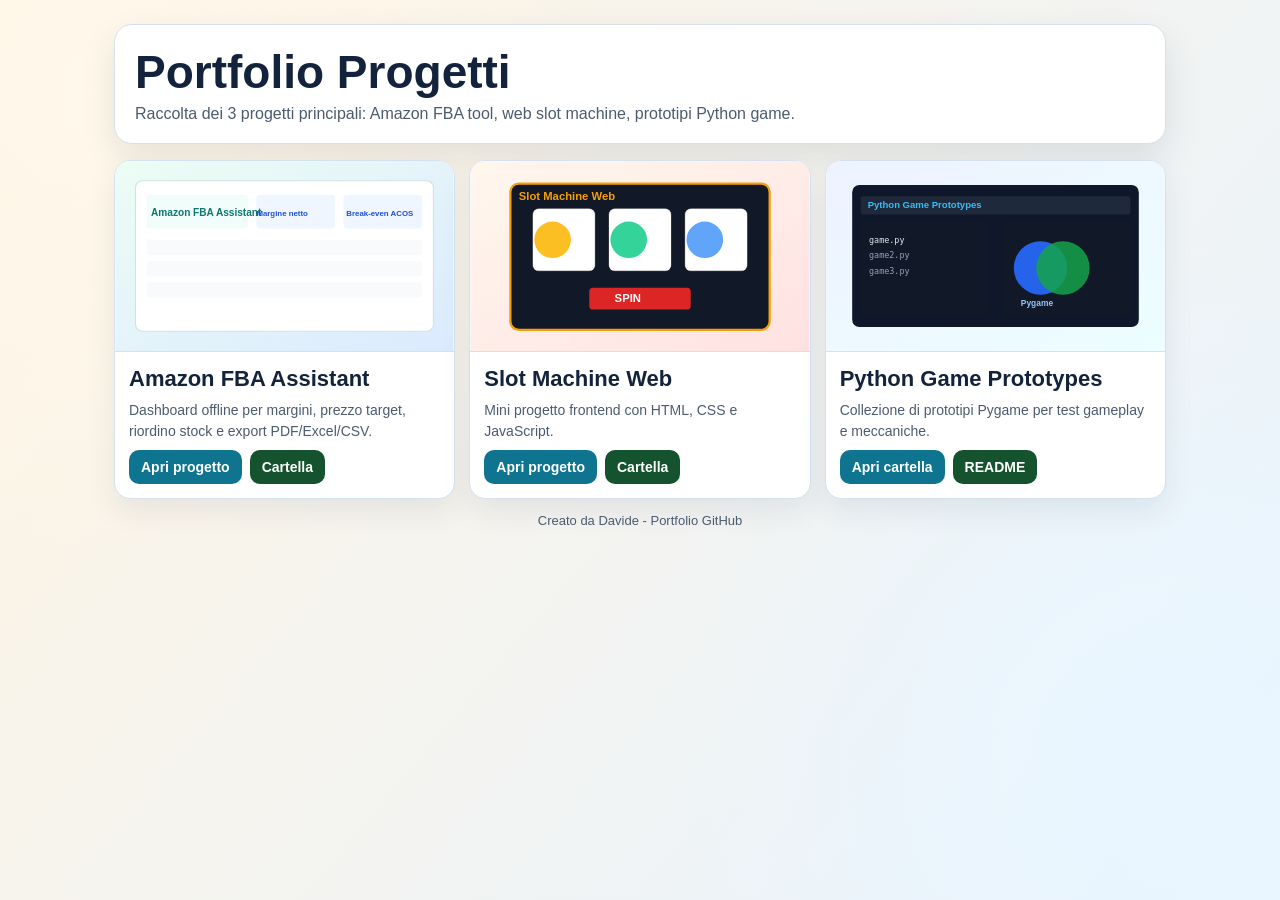
<file: index.html>
<!doctype html>
<html lang="it">
<head>
  <meta charset="utf-8">
  <meta name="viewport" content="width=device-width, initial-scale=1">
  <title>Davide Portfolio</title>
  <style>
    :root {
      --bg-a: #fff4e1;
      --bg-b: #e8f3ff;
      --ink: #13233b;
      --muted: #4c5b6f;
      --panel: #ffffff;
      --line: #d6e1ef;
      --brand: #0e7490;
      --brand-2: #14532d;
    }
    * { box-sizing: border-box; }
    body {
      margin: 0;
      font-family: "Trebuchet MS", "Gill Sans", Arial, sans-serif;
      color: var(--ink);
      background:
        radial-gradient(circle at 8% 10%, #fff8eb 0%, transparent 35%),
        radial-gradient(circle at 92% 85%, #e9f6ff 0%, transparent 35%),
        linear-gradient(130deg, var(--bg-a), var(--bg-b));
      min-height: 100vh;
    }
    .wrap { max-width: 1100px; margin: 0 auto; padding: 24px; }
    .hero {
      background: var(--panel);
      border: 1px solid var(--line);
      border-radius: 18px;
      padding: 20px;
      box-shadow: 0 14px 34px rgba(19, 35, 59, 0.1);
    }
    .hero h1 { margin: 0 0 6px; font-size: clamp(28px, 4vw, 46px); }
    .hero p { margin: 0; color: var(--muted); font-size: 16px; }
    .grid {
      margin-top: 16px;
      display: grid;
      grid-template-columns: repeat(auto-fit, minmax(280px, 1fr));
      gap: 14px;
    }
    .card {
      background: var(--panel);
      border: 1px solid var(--line);
      border-radius: 16px;
      overflow: hidden;
      box-shadow: 0 12px 30px rgba(19, 35, 59, 0.08);
      display: flex;
      flex-direction: column;
      min-height: 100%;
    }
    .thumb {
      width: 100%;
      aspect-ratio: 16 / 9;
      border-bottom: 1px solid var(--line);
      background: #f5f9ff;
    }
    .content { padding: 14px; display: flex; flex-direction: column; gap: 8px; flex: 1; }
    .content h2 { margin: 0; font-size: 22px; }
    .content p { margin: 0; color: var(--muted); font-size: 14px; line-height: 1.5; }
    .actions { margin-top: auto; display: flex; gap: 8px; flex-wrap: wrap; }
    .btn {
      border: 0;
      border-radius: 10px;
      padding: 9px 12px;
      font-weight: 700;
      text-decoration: none;
      font-size: 14px;
      color: #fff;
      background: var(--brand);
    }
    .btn.alt { background: var(--brand-2); }
    .foot {
      margin-top: 14px;
      text-align: center;
      color: var(--muted);
      font-size: 13px;
    }
  </style>
</head>
<body>
  <main class="wrap">
    <section class="hero">
      <h1>Portfolio Progetti</h1>
      <p>Raccolta dei 3 progetti principali: Amazon FBA tool, web slot machine, prototipi Python game.</p>
    </section>

    <section class="grid">
      <article class="card">
        <img class="thumb" src="assets/fba-preview.svg" alt="Preview Amazon FBA Assistant">
        <div class="content">
          <h2>Amazon FBA Assistant</h2>
          <p>Dashboard offline per margini, prezzo target, riordino stock e export PDF/Excel/CSV.</p>
          <div class="actions">
            <a class="btn" href="amazon-fba-assistant/amazon_fba_helper.html">Apri progetto</a>
            <a class="btn alt" href="amazon-fba-assistant/">Cartella</a>
          </div>
        </div>
      </article>

      <article class="card">
        <img class="thumb" src="assets/slot-preview.svg" alt="Preview Slot Machine Web">
        <div class="content">
          <h2>Slot Machine Web</h2>
          <p>Mini progetto frontend con HTML, CSS e JavaScript.</p>
          <div class="actions">
            <a class="btn" href="slot-machine-web/index.html">Apri progetto</a>
            <a class="btn alt" href="slot-machine-web/">Cartella</a>
          </div>
        </div>
      </article>

      <article class="card">
        <img class="thumb" src="assets/python-preview.svg" alt="Preview Python Game Prototypes">
        <div class="content">
          <h2>Python Game Prototypes</h2>
          <p>Collezione di prototipi Pygame per test gameplay e meccaniche.</p>
          <div class="actions">
            <a class="btn" href="python-game-prototypes/">Apri cartella</a>
            <a class="btn alt" href="python-game-prototypes/README.md">README</a>
          </div>
        </div>
      </article>
    </section>

    <p class="foot">Creato da Davide - Portfolio GitHub</p>
  </main>
</body>
</html>
</file>
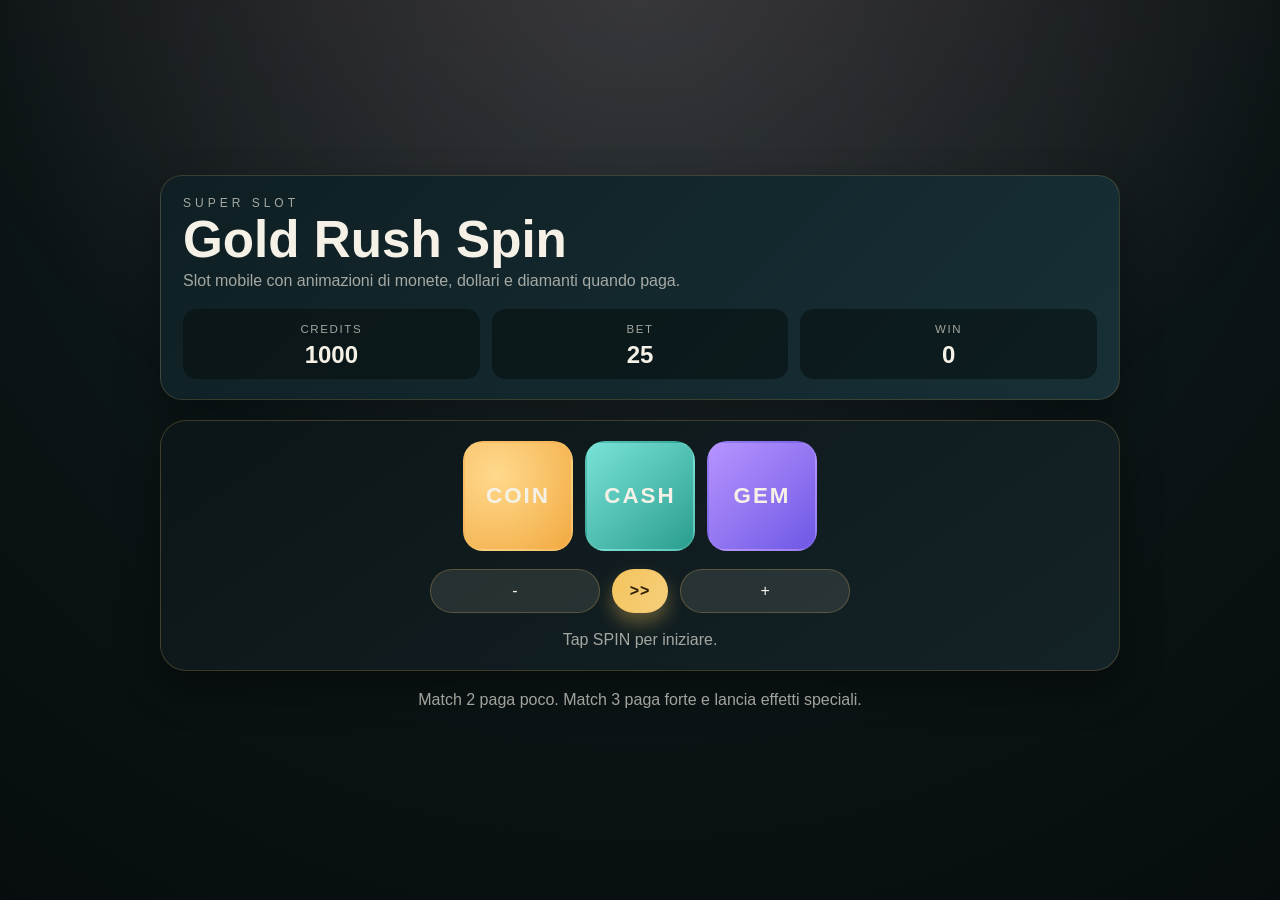
<file: slot-machine-web/index.html>
<!doctype html>
<html lang="it">
<head>
  <meta charset="utf-8" />
  <meta name="viewport" content="width=device-width, initial-scale=1" />
  <title>Super Slot - Gold Rush</title>
  <link rel="stylesheet" href="style.css" />
</head>
<body>
  <div class="glow"></div>
  <main class="app">
    <header class="hero">
      <div>
        <p class="eyebrow">Super Slot</p>
        <h1>Gold Rush Spin</h1>
        <p class="subtitle">Slot mobile con animazioni di monete, dollari e diamanti quando paga.</p>
      </div>
      <div class="hud">
        <div class="stat">
          <span class="label">Credits</span>
          <span id="credits" class="value">1000</span>
        </div>
        <div class="stat">
          <span class="label">Bet</span>
          <span id="bet" class="value">25</span>
        </div>
        <div class="stat">
          <span class="label">Win</span>
          <span id="win" class="value">0</span>
        </div>
      </div>
    </header>

    <section class="machine">
      <div class="reels" id="reels">
        <div class="reel sym-coin" data-index="0"><div class="symbol">COIN</div></div>
        <div class="reel sym-cash" data-index="1"><div class="symbol">CASH</div></div>
        <div class="reel sym-gem" data-index="2"><div class="symbol">GEM</div></div>
      </div>

      <div class="controls">
        <button id="bet-down" class="ghost" aria-label="Bet down">-</button>
        <button id="spin" class="primary" aria-label="Spin">>></button>
        <button id="bet-up" class="ghost" aria-label="Bet up">+</button>
      </div>

      <p id="message" class="message" aria-live="polite">Tap SPIN per iniziare.</p>
    </section>

    <footer class="note">
      <p>Match 2 paga poco. Match 3 paga forte e lancia effetti speciali.</p>
    </footer>
  </main>

  <canvas id="fx"></canvas>
  <script src="script.js"></script>
</body>
</html>
</file>
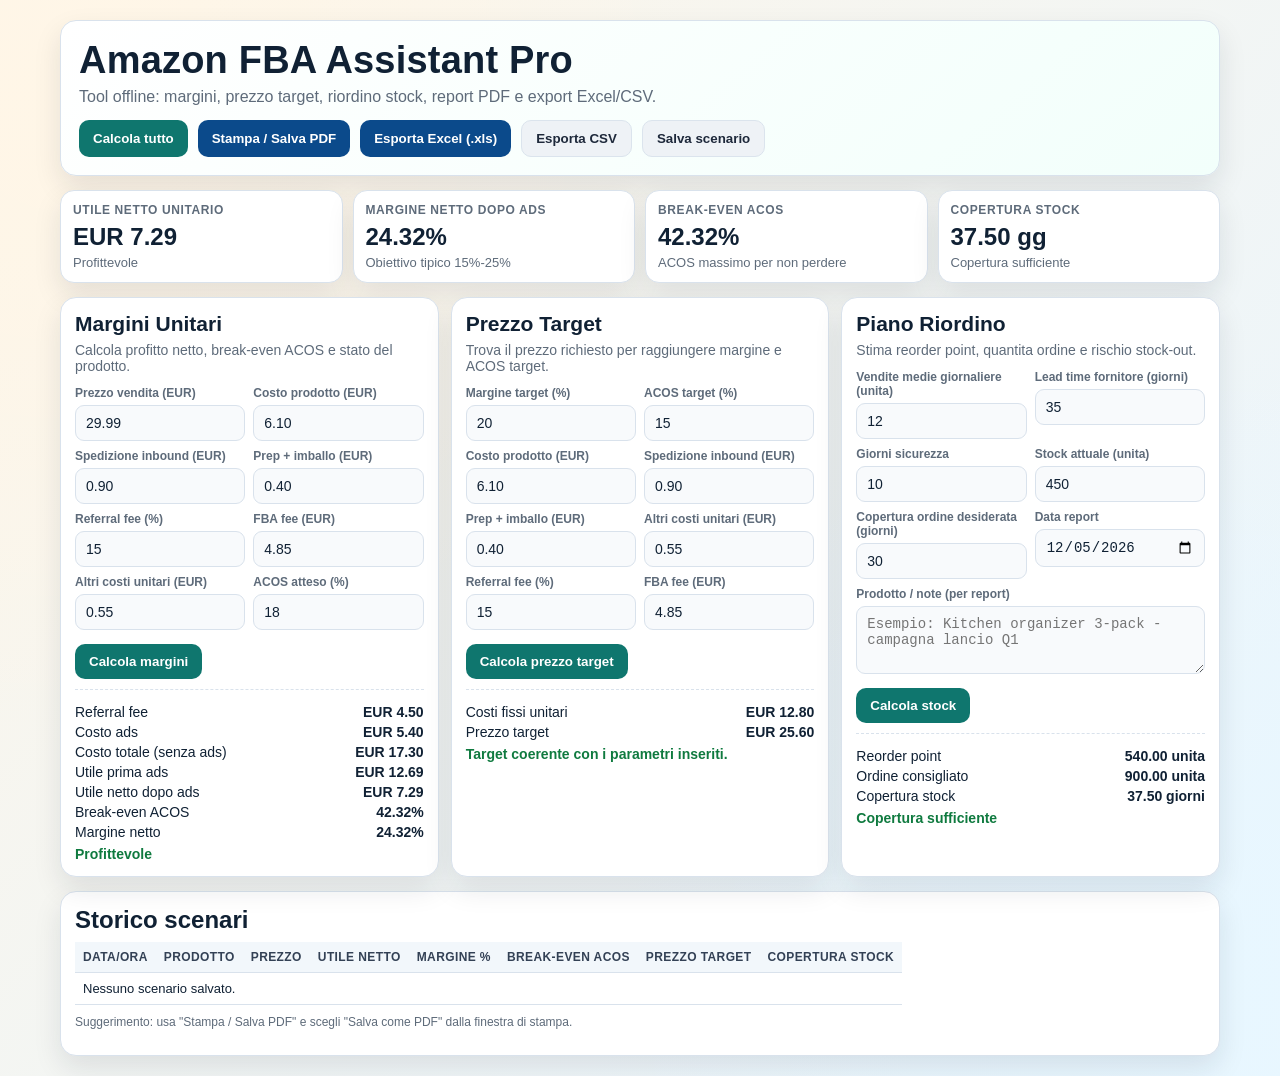
<file: amazon-fba-assistant/amazon_fba_helper.html>
<!doctype html>
<html lang="it">
<head>
  <meta charset="utf-8">
  <meta name="viewport" content="width=device-width, initial-scale=1">
  <title>Amazon FBA Assistant Pro</title>
  <style>
    :root {
      --bg-1: #fef6e8;
      --bg-2: #e8f5ff;
      --surface: #ffffff;
      --surface-2: #f8fafc;
      --text: #102134;
      --muted: #5e6b7a;
      --line: #d9e2ec;
      --brand: #0f766e;
      --brand-2: #0b4a8b;
      --ok: #0f7a3f;
      --warn: #b45309;
      --bad: #b91c1c;
      --shadow: 0 12px 28px rgba(16, 33, 52, 0.1);
      --radius: 16px;
    }

    * { box-sizing: border-box; }

    html, body { margin: 0; padding: 0; }

    body {
      font-family: "Trebuchet MS", "Segoe UI", Tahoma, sans-serif;
      color: var(--text);
      background:
        radial-gradient(circle at 5% 10%, #fff6e7 0%, rgba(255, 246, 231, 0) 40%),
        radial-gradient(circle at 95% 90%, #e8f7ff 0%, rgba(232, 247, 255, 0) 40%),
        linear-gradient(135deg, var(--bg-1), var(--bg-2));
      min-height: 100vh;
    }

    .app {
      max-width: 1200px;
      margin: 0 auto;
      padding: 20px;
    }

    .hero {
      background: linear-gradient(140deg, #ffffff, #f2fffb);
      border: 1px solid var(--line);
      border-radius: var(--radius);
      box-shadow: var(--shadow);
      padding: 18px;
      animation: fadeIn 450ms ease;
    }

    .hero h1 {
      margin: 0 0 6px;
      font-size: clamp(26px, 3vw, 38px);
      letter-spacing: .2px;
    }

    .hero p {
      margin: 0;
      color: var(--muted);
    }

    .toolbar {
      margin-top: 14px;
      display: flex;
      flex-wrap: wrap;
      gap: 10px;
    }

    .btn {
      appearance: none;
      border: 0;
      border-radius: 10px;
      padding: 10px 14px;
      font-weight: 700;
      color: #fff;
      cursor: pointer;
      background: var(--brand);
      transition: transform .12s ease, opacity .2s ease;
    }

    .btn:hover { transform: translateY(-1px); }
    .btn:active { transform: translateY(0); }
    .btn.secondary { background: var(--brand-2); }
    .btn.ghost {
      background: #eef2f6;
      color: #1e293b;
      border: 1px solid #dbe4ed;
    }

    .kpi-grid {
      margin-top: 14px;
      display: grid;
      gap: 10px;
      grid-template-columns: repeat(auto-fit, minmax(220px, 1fr));
    }

    .kpi {
      background: var(--surface);
      border: 1px solid var(--line);
      border-radius: 14px;
      padding: 12px;
      box-shadow: var(--shadow);
    }

    .kpi .label {
      font-size: 12px;
      color: var(--muted);
      font-weight: 700;
      text-transform: uppercase;
      letter-spacing: .6px;
    }

    .kpi .value {
      margin-top: 6px;
      font-size: 24px;
      font-weight: 800;
    }

    .kpi .small {
      color: var(--muted);
      font-size: 13px;
      margin-top: 4px;
    }

    .main-grid {
      margin-top: 14px;
      display: grid;
      gap: 12px;
      grid-template-columns: repeat(auto-fit, minmax(320px, 1fr));
    }

    .card {
      background: var(--surface);
      border: 1px solid var(--line);
      border-radius: var(--radius);
      box-shadow: var(--shadow);
      padding: 14px;
      animation: slideUp 400ms ease;
    }

    .card h2 {
      margin: 0;
      font-size: 21px;
    }

    .hint {
      margin: 6px 0 12px;
      color: var(--muted);
      font-size: 14px;
    }

    .fields {
      display: grid;
      grid-template-columns: 1fr 1fr;
      gap: 8px;
    }

    .field {
      display: flex;
      flex-direction: column;
      gap: 5px;
    }

    .field label {
      font-size: 12px;
      color: var(--muted);
      font-weight: 700;
    }

    .field input, .field textarea {
      border: 1px solid var(--line);
      border-radius: 9px;
      padding: 9px 10px;
      background: var(--surface-2);
      font-size: 14px;
      color: var(--text);
      width: 100%;
    }

    .field input:focus, .field textarea:focus {
      outline: none;
      border-color: var(--brand);
      box-shadow: 0 0 0 3px rgba(15, 118, 110, .15);
      background: #fff;
    }

    .field.full { grid-column: 1 / -1; }

    .results {
      margin-top: 10px;
      border-top: 1px dashed var(--line);
      padding-top: 10px;
      font-size: 14px;
    }

    .row {
      display: flex;
      justify-content: space-between;
      gap: 10px;
      margin: 4px 0;
    }

    .status {
      margin-top: 6px;
      font-weight: 800;
    }

    .ok { color: var(--ok); }
    .warn { color: var(--warn); }
    .bad { color: var(--bad); }

    .history {
      margin-top: 14px;
      background: var(--surface);
      border: 1px solid var(--line);
      border-radius: var(--radius);
      box-shadow: var(--shadow);
      padding: 14px;
    }

    table {
      width: 100%;
      border-collapse: collapse;
      font-size: 13px;
      overflow-x: auto;
      display: block;
    }

    th, td {
      border-bottom: 1px solid var(--line);
      text-align: left;
      padding: 8px;
      white-space: nowrap;
    }

    th {
      background: #f2f7fb;
      color: #334155;
      font-size: 12px;
      text-transform: uppercase;
      letter-spacing: .4px;
    }

    .footnote {
      margin-top: 10px;
      color: var(--muted);
      font-size: 12px;
    }

    @media (max-width: 760px) {
      .fields { grid-template-columns: 1fr; }
      .toolbar .btn { width: 100%; }
    }

    @media print {
      body {
        background: #fff;
        color: #000;
      }
      .no-print {
        display: none !important;
      }
      .card, .hero, .kpi, .history {
        box-shadow: none;
        border: 1px solid #ddd;
      }
    }

    @keyframes fadeIn {
      from { opacity: 0; transform: translateY(8px); }
      to { opacity: 1; transform: translateY(0); }
    }

    @keyframes slideUp {
      from { opacity: 0; transform: translateY(12px); }
      to { opacity: 1; transform: translateY(0); }
    }
  </style>
</head>
<body>
  <main class="app">
    <section class="hero">
      <h1>Amazon FBA Assistant Pro</h1>
      <p>Tool offline: margini, prezzo target, riordino stock, report PDF e export Excel/CSV.</p>
      <div class="toolbar no-print">
        <button class="btn" id="btnCalcAll">Calcola tutto</button>
        <button class="btn secondary" id="btnPrint">Stampa / Salva PDF</button>
        <button class="btn secondary" id="btnExcel">Esporta Excel (.xls)</button>
        <button class="btn ghost" id="btnCsv">Esporta CSV</button>
        <button class="btn ghost" id="btnSaveScenario">Salva scenario</button>
      </div>
    </section>

    <section class="kpi-grid">
      <article class="kpi">
        <div class="label">Utile netto unitario</div>
        <div class="value" id="kpiProfit">EUR 0.00</div>
        <div class="small" id="kpiProfitState">Inserisci i dati e calcola</div>
      </article>
      <article class="kpi">
        <div class="label">Margine netto dopo ads</div>
        <div class="value" id="kpiMargin">0.00%</div>
        <div class="small">Obiettivo tipico 15%-25%</div>
      </article>
      <article class="kpi">
        <div class="label">Break-even ACOS</div>
        <div class="value" id="kpiAcos">0.00%</div>
        <div class="small">ACOS massimo per non perdere</div>
      </article>
      <article class="kpi">
        <div class="label">Copertura stock</div>
        <div class="value" id="kpiStockCover">0.00 gg</div>
        <div class="small" id="kpiStockState">Inserisci i dati di inventario</div>
      </article>
    </section>

    <section class="main-grid">
      <article class="card">
        <h2>Margini Unitari</h2>
        <p class="hint">Calcola profitto netto, break-even ACOS e stato del prodotto.</p>
        <form id="formMargins">
          <div class="fields">
            <div class="field"><label>Prezzo vendita (EUR)</label><input id="m_salePrice" value="29.99"></div>
            <div class="field"><label>Costo prodotto (EUR)</label><input id="m_productCost" value="6.10"></div>
            <div class="field"><label>Spedizione inbound (EUR)</label><input id="m_inbound" value="0.90"></div>
            <div class="field"><label>Prep + imballo (EUR)</label><input id="m_prep" value="0.40"></div>
            <div class="field"><label>Referral fee (%)</label><input id="m_referralPct" value="15"></div>
            <div class="field"><label>FBA fee (EUR)</label><input id="m_fbaFee" value="4.85"></div>
            <div class="field"><label>Altri costi unitari (EUR)</label><input id="m_other" value="0.55"></div>
            <div class="field"><label>ACOS atteso (%)</label><input id="m_acosPct" value="18"></div>
          </div>
          <div class="toolbar no-print"><button class="btn" type="submit">Calcola margini</button></div>
        </form>
        <div class="results" id="m_results"></div>
      </article>

      <article class="card">
        <h2>Prezzo Target</h2>
        <p class="hint">Trova il prezzo richiesto per raggiungere margine e ACOS target.</p>
        <form id="formTarget">
          <div class="fields">
            <div class="field"><label>Margine target (%)</label><input id="t_marginPct" value="20"></div>
            <div class="field"><label>ACOS target (%)</label><input id="t_acosPct" value="15"></div>
            <div class="field"><label>Costo prodotto (EUR)</label><input id="t_productCost" value="6.10"></div>
            <div class="field"><label>Spedizione inbound (EUR)</label><input id="t_inbound" value="0.90"></div>
            <div class="field"><label>Prep + imballo (EUR)</label><input id="t_prep" value="0.40"></div>
            <div class="field"><label>Altri costi unitari (EUR)</label><input id="t_other" value="0.55"></div>
            <div class="field"><label>Referral fee (%)</label><input id="t_referralPct" value="15"></div>
            <div class="field"><label>FBA fee (EUR)</label><input id="t_fbaFee" value="4.85"></div>
          </div>
          <div class="toolbar no-print"><button class="btn" type="submit">Calcola prezzo target</button></div>
        </form>
        <div class="results" id="t_results"></div>
      </article>

      <article class="card">
        <h2>Piano Riordino</h2>
        <p class="hint">Stima reorder point, quantita ordine e rischio stock-out.</p>
        <form id="formStock">
          <div class="fields">
            <div class="field"><label>Vendite medie giornaliere (unita)</label><input id="s_daily" value="12"></div>
            <div class="field"><label>Lead time fornitore (giorni)</label><input id="s_lead" value="35"></div>
            <div class="field"><label>Giorni sicurezza</label><input id="s_safety" value="10"></div>
            <div class="field"><label>Stock attuale (unita)</label><input id="s_stock" value="450"></div>
            <div class="field"><label>Copertura ordine desiderata (giorni)</label><input id="s_cycle" value="30"></div>
            <div class="field"><label>Data report</label><input id="meta_date" type="date"></div>
            <div class="field full"><label>Prodotto / note (per report)</label><textarea id="meta_note" rows="3" placeholder="Esempio: Kitchen organizer 3-pack - campagna lancio Q1"></textarea></div>
          </div>
          <div class="toolbar no-print"><button class="btn" type="submit">Calcola stock</button></div>
        </form>
        <div class="results" id="s_results"></div>
      </article>
    </section>

    <section class="history">
      <h2 style="margin:0 0 8px;">Storico scenari</h2>
      <table>
        <thead>
          <tr>
            <th>Data/Ora</th>
            <th>Prodotto</th>
            <th>Prezzo</th>
            <th>Utile netto</th>
            <th>Margine %</th>
            <th>Break-even ACOS</th>
            <th>Prezzo target</th>
            <th>Copertura stock</th>
          </tr>
        </thead>
        <tbody id="historyBody"></tbody>
      </table>
      <p class="footnote">
        Suggerimento: usa "Stampa / Salva PDF" e scegli "Salva come PDF" dalla finestra di stampa.
      </p>
    </section>
  </main>

  <script>
    const state = {
      margins: null,
      target: null,
      stock: null,
      history: []
    };

    function num(v) {
      const p = parseFloat(String(v).replace(",", "."));
      return Number.isFinite(p) ? p : 0;
    }

    function eur(v) {
      return `EUR ${v.toFixed(2)}`;
    }

    function pct(v) {
      return `${v.toFixed(2)}%`;
    }

    function xmlEscape(s) {
      return String(s)
        .replace(/&/g, "&amp;")
        .replace(/</g, "&lt;")
        .replace(/>/g, "&gt;")
        .replace(/"/g, "&quot;")
        .replace(/'/g, "&apos;");
    }

    function downloadTextFile(filename, content, mime) {
      const blob = new Blob([content], { type: mime });
      const link = document.createElement("a");
      link.href = URL.createObjectURL(blob);
      link.download = filename;
      document.body.appendChild(link);
      link.click();
      link.remove();
      URL.revokeObjectURL(link.href);
    }

    function updateDateDefault() {
      const el = document.getElementById("meta_date");
      if (!el.value) {
        el.value = new Date().toISOString().slice(0, 10);
      }
    }

    function calculateMargins() {
      const salePrice = num(document.getElementById("m_salePrice").value);
      const productCost = num(document.getElementById("m_productCost").value);
      const inbound = num(document.getElementById("m_inbound").value);
      const prep = num(document.getElementById("m_prep").value);
      const referralPct = num(document.getElementById("m_referralPct").value);
      const fbaFee = num(document.getElementById("m_fbaFee").value);
      const other = num(document.getElementById("m_other").value);
      const acosPct = num(document.getElementById("m_acosPct").value);

      const referralFee = salePrice * referralPct / 100;
      const adCost = salePrice * acosPct / 100;
      const totalNoAds = productCost + inbound + prep + other + referralFee + fbaFee;
      const profitBeforeAds = salePrice - totalNoAds;
      const profitAfterAds = profitBeforeAds - adCost;
      const breakEvenAcos = salePrice > 0 ? (profitBeforeAds / salePrice) * 100 : 0;
      const marginAfterAds = salePrice > 0 ? (profitAfterAds / salePrice) * 100 : 0;

      let statusText = "Profittevole";
      let statusClass = "ok";
      if (profitAfterAds < 0) {
        statusText = "Margine negativo";
        statusClass = "bad";
      } else if (marginAfterAds < 10) {
        statusText = "Margine basso";
        statusClass = "warn";
      }

      state.margins = {
        salePrice, productCost, inbound, prep, referralPct, fbaFee, other, acosPct,
        referralFee, adCost, totalNoAds, profitBeforeAds, profitAfterAds, breakEvenAcos, marginAfterAds,
        statusText, statusClass
      };

      document.getElementById("m_results").innerHTML = `
        <div class="row"><span>Referral fee</span><strong>${eur(referralFee)}</strong></div>
        <div class="row"><span>Costo ads</span><strong>${eur(adCost)}</strong></div>
        <div class="row"><span>Costo totale (senza ads)</span><strong>${eur(totalNoAds)}</strong></div>
        <div class="row"><span>Utile prima ads</span><strong>${eur(profitBeforeAds)}</strong></div>
        <div class="row"><span>Utile netto dopo ads</span><strong>${eur(profitAfterAds)}</strong></div>
        <div class="row"><span>Break-even ACOS</span><strong>${pct(breakEvenAcos)}</strong></div>
        <div class="row"><span>Margine netto</span><strong>${pct(marginAfterAds)}</strong></div>
        <div class="status ${statusClass}">${statusText}</div>
      `;
    }

    function calculateTargetPrice() {
      const marginPct = num(document.getElementById("t_marginPct").value);
      const acosPct = num(document.getElementById("t_acosPct").value);
      const productCost = num(document.getElementById("t_productCost").value);
      const inbound = num(document.getElementById("t_inbound").value);
      const prep = num(document.getElementById("t_prep").value);
      const other = num(document.getElementById("t_other").value);
      const referralPct = num(document.getElementById("t_referralPct").value);
      const fbaFee = num(document.getElementById("t_fbaFee").value);

      const fixedCosts = productCost + inbound + prep + other + fbaFee;
      const denominator = 1 - (marginPct / 100) - (acosPct / 100) - (referralPct / 100);

      if (denominator <= 0) {
        state.target = {
          fixedCosts, denominator, valid: false, targetPrice: 0
        };
        document.getElementById("t_results").innerHTML = `
          <div class="status bad">Combinazione non valida: margine + ACOS + referral troppo alti.</div>
        `;
        return;
      }

      const targetPrice = fixedCosts / denominator;
      state.target = {
        marginPct, acosPct, productCost, inbound, prep, other, referralPct, fbaFee,
        fixedCosts, denominator, valid: true, targetPrice
      };

      document.getElementById("t_results").innerHTML = `
        <div class="row"><span>Costi fissi unitari</span><strong>${eur(fixedCosts)}</strong></div>
        <div class="row"><span>Prezzo target</span><strong>${eur(targetPrice)}</strong></div>
        <div class="status ok">Target coerente con i parametri inseriti.</div>
      `;
    }

    function calculateStock() {
      const daily = num(document.getElementById("s_daily").value);
      const lead = num(document.getElementById("s_lead").value);
      const safety = num(document.getElementById("s_safety").value);
      const stock = num(document.getElementById("s_stock").value);
      const cycle = num(document.getElementById("s_cycle").value);

      const reorderPoint = daily * (lead + safety);
      const suggestedOrder = daily * (lead + safety + cycle);
      const coverDays = daily > 0 ? stock / daily : 0;
      const risk = coverDays < lead ? "Rischio stock-out" : "Copertura sufficiente";
      const riskClass = coverDays < lead ? "bad" : "ok";

      state.stock = {
        daily, lead, safety, stock, cycle, reorderPoint, suggestedOrder, coverDays, risk, riskClass
      };

      document.getElementById("s_results").innerHTML = `
        <div class="row"><span>Reorder point</span><strong>${reorderPoint.toFixed(2)} unita</strong></div>
        <div class="row"><span>Ordine consigliato</span><strong>${suggestedOrder.toFixed(2)} unita</strong></div>
        <div class="row"><span>Copertura stock</span><strong>${coverDays.toFixed(2)} giorni</strong></div>
        <div class="status ${riskClass}">${risk}</div>
      `;
    }

    function updateKpi() {
      if (state.margins) {
        document.getElementById("kpiProfit").textContent = eur(state.margins.profitAfterAds);
        document.getElementById("kpiMargin").textContent = pct(state.margins.marginAfterAds);
        document.getElementById("kpiAcos").textContent = pct(state.margins.breakEvenAcos);
        document.getElementById("kpiProfitState").textContent = state.margins.statusText;
      }
      if (state.stock) {
        document.getElementById("kpiStockCover").textContent = `${state.stock.coverDays.toFixed(2)} gg`;
        document.getElementById("kpiStockState").textContent = state.stock.risk;
      }
    }

    function calculateAll() {
      calculateMargins();
      calculateTargetPrice();
      calculateStock();
      updateKpi();
    }

    function saveScenarioToHistory() {
      if (!state.margins || !state.target || !state.stock) {
        calculateAll();
      }
      const note = document.getElementById("meta_note").value.trim() || "-";
      const reportDate = document.getElementById("meta_date").value || new Date().toISOString().slice(0, 10);
      const row = {
        timestamp: new Date().toLocaleString("it-IT"),
        reportDate,
        note,
        salePrice: state.margins ? state.margins.salePrice : 0,
        profitAfterAds: state.margins ? state.margins.profitAfterAds : 0,
        marginAfterAds: state.margins ? state.margins.marginAfterAds : 0,
        breakEvenAcos: state.margins ? state.margins.breakEvenAcos : 0,
        targetPrice: state.target && state.target.valid ? state.target.targetPrice : 0,
        coverDays: state.stock ? state.stock.coverDays : 0
      };
      state.history.unshift(row);
      state.history = state.history.slice(0, 25);
      localStorage.setItem("fba_history_v2", JSON.stringify(state.history));
      renderHistory();
    }

    function renderHistory() {
      const body = document.getElementById("historyBody");
      if (!state.history.length) {
        body.innerHTML = `<tr><td colspan="8">Nessuno scenario salvato.</td></tr>`;
        return;
      }
      body.innerHTML = state.history.map((h) => `
        <tr>
          <td>${h.timestamp}</td>
          <td>${h.note}</td>
          <td>${eur(h.salePrice)}</td>
          <td>${eur(h.profitAfterAds)}</td>
          <td>${pct(h.marginAfterAds)}</td>
          <td>${pct(h.breakEvenAcos)}</td>
          <td>${eur(h.targetPrice)}</td>
          <td>${h.coverDays.toFixed(2)} gg</td>
        </tr>
      `).join("");
    }

    function exportCsv() {
      calculateAll();
      const note = (document.getElementById("meta_note").value || "").replace(/"/g, "'");
      const reportDate = document.getElementById("meta_date").value || new Date().toISOString().slice(0, 10);

      const lines = [
        "Sezione;Metrica;Valore",
        `Meta;Data Report;${reportDate}`,
        `Meta;Prodotto/Note;"${note}"`,
        `Margini;Prezzo Vendita;${state.margins.salePrice.toFixed(2)}`,
        `Margini;Utile Netto;${state.margins.profitAfterAds.toFixed(2)}`,
        `Margini;Margine Netto %;${state.margins.marginAfterAds.toFixed(2)}`,
        `Margini;Break-even ACOS %;${state.margins.breakEvenAcos.toFixed(2)}`,
        `Target;Prezzo Target;${state.target.valid ? state.target.targetPrice.toFixed(2) : "N/A"}`,
        `Stock;Reorder Point;${state.stock.reorderPoint.toFixed(2)}`,
        `Stock;Ordine Consigliato;${state.stock.suggestedOrder.toFixed(2)}`,
        `Stock;Copertura Giorni;${state.stock.coverDays.toFixed(2)}`,
        ""
      ];

      lines.push("Storico;Timestamp;Prodotto;Prezzo;Utile Netto;Margine %;Break-even ACOS %;Prezzo Target;Copertura");
      state.history.forEach((h) => {
        lines.push(`Storico;"${h.timestamp}";"${String(h.note).replace(/"/g, "'")}";${h.salePrice.toFixed(2)};${h.profitAfterAds.toFixed(2)};${h.marginAfterAds.toFixed(2)};${h.breakEvenAcos.toFixed(2)};${h.targetPrice.toFixed(2)};${h.coverDays.toFixed(2)}`);
      });

      downloadTextFile("fba_report.csv", lines.join("\n"), "text/csv;charset=utf-8;");
    }

    function exportExcel() {
      calculateAll();
      const note = document.getElementById("meta_note").value || "-";
      const reportDate = document.getElementById("meta_date").value || new Date().toISOString().slice(0, 10);
      const tp = state.target.valid ? state.target.targetPrice : 0;

      const historyRows = state.history.map((h) => `
        <Row>
          <Cell><Data ss:Type="String">${xmlEscape(h.timestamp)}</Data></Cell>
          <Cell><Data ss:Type="String">${xmlEscape(String(h.note))}</Data></Cell>
          <Cell><Data ss:Type="Number">${h.salePrice.toFixed(2)}</Data></Cell>
          <Cell><Data ss:Type="Number">${h.profitAfterAds.toFixed(2)}</Data></Cell>
          <Cell><Data ss:Type="Number">${h.marginAfterAds.toFixed(2)}</Data></Cell>
          <Cell><Data ss:Type="Number">${h.breakEvenAcos.toFixed(2)}</Data></Cell>
          <Cell><Data ss:Type="Number">${h.targetPrice.toFixed(2)}</Data></Cell>
          <Cell><Data ss:Type="Number">${h.coverDays.toFixed(2)}</Data></Cell>
        </Row>
      `).join("");

      const xml = `<?xml version="1.0"?>
<?mso-application progid="Excel.Sheet"?>
<Workbook xmlns="urn:schemas-microsoft-com:office:spreadsheet"
 xmlns:o="urn:schemas-microsoft-com:office:office"
 xmlns:x="urn:schemas-microsoft-com:office:excel"
 xmlns:ss="urn:schemas-microsoft-com:office:spreadsheet"
 xmlns:html="http://www.w3.org/TR/REC-html40">
  <Styles>
    <Style ss:ID="sHeader"><Font ss:Bold="1"/><Interior ss:Color="#E2EEF9" ss:Pattern="Solid"/></Style>
  </Styles>
  <Worksheet ss:Name="Riepilogo">
    <Table>
      <Row><Cell ss:StyleID="sHeader"><Data ss:Type="String">Campo</Data></Cell><Cell ss:StyleID="sHeader"><Data ss:Type="String">Valore</Data></Cell></Row>
      <Row><Cell><Data ss:Type="String">Data Report</Data></Cell><Cell><Data ss:Type="String">${xmlEscape(reportDate)}</Data></Cell></Row>
      <Row><Cell><Data ss:Type="String">Prodotto/Note</Data></Cell><Cell><Data ss:Type="String">${xmlEscape(note)}</Data></Cell></Row>
      <Row><Cell><Data ss:Type="String">Prezzo vendita</Data></Cell><Cell><Data ss:Type="Number">${state.margins.salePrice.toFixed(2)}</Data></Cell></Row>
      <Row><Cell><Data ss:Type="String">Utile netto</Data></Cell><Cell><Data ss:Type="Number">${state.margins.profitAfterAds.toFixed(2)}</Data></Cell></Row>
      <Row><Cell><Data ss:Type="String">Margine netto %</Data></Cell><Cell><Data ss:Type="Number">${state.margins.marginAfterAds.toFixed(2)}</Data></Cell></Row>
      <Row><Cell><Data ss:Type="String">Break-even ACOS %</Data></Cell><Cell><Data ss:Type="Number">${state.margins.breakEvenAcos.toFixed(2)}</Data></Cell></Row>
      <Row><Cell><Data ss:Type="String">Prezzo target</Data></Cell><Cell><Data ss:Type="Number">${tp.toFixed(2)}</Data></Cell></Row>
      <Row><Cell><Data ss:Type="String">Reorder point</Data></Cell><Cell><Data ss:Type="Number">${state.stock.reorderPoint.toFixed(2)}</Data></Cell></Row>
      <Row><Cell><Data ss:Type="String">Ordine consigliato</Data></Cell><Cell><Data ss:Type="Number">${state.stock.suggestedOrder.toFixed(2)}</Data></Cell></Row>
      <Row><Cell><Data ss:Type="String">Copertura stock giorni</Data></Cell><Cell><Data ss:Type="Number">${state.stock.coverDays.toFixed(2)}</Data></Cell></Row>
    </Table>
  </Worksheet>
  <Worksheet ss:Name="Storico">
    <Table>
      <Row>
        <Cell ss:StyleID="sHeader"><Data ss:Type="String">Timestamp</Data></Cell>
        <Cell ss:StyleID="sHeader"><Data ss:Type="String">Prodotto</Data></Cell>
        <Cell ss:StyleID="sHeader"><Data ss:Type="String">Prezzo</Data></Cell>
        <Cell ss:StyleID="sHeader"><Data ss:Type="String">Utile netto</Data></Cell>
        <Cell ss:StyleID="sHeader"><Data ss:Type="String">Margine %</Data></Cell>
        <Cell ss:StyleID="sHeader"><Data ss:Type="String">Break-even ACOS %</Data></Cell>
        <Cell ss:StyleID="sHeader"><Data ss:Type="String">Prezzo target</Data></Cell>
        <Cell ss:StyleID="sHeader"><Data ss:Type="String">Copertura gg</Data></Cell>
      </Row>
      ${historyRows}
    </Table>
  </Worksheet>
</Workbook>`;

      downloadTextFile("fba_report.xls", xml, "application/vnd.ms-excel");
    }

    function bindEvents() {
      document.getElementById("formMargins").addEventListener("submit", function (e) {
        e.preventDefault();
        calculateMargins();
        updateKpi();
      });

      document.getElementById("formTarget").addEventListener("submit", function (e) {
        e.preventDefault();
        calculateTargetPrice();
      });

      document.getElementById("formStock").addEventListener("submit", function (e) {
        e.preventDefault();
        calculateStock();
        updateKpi();
      });

      document.getElementById("btnCalcAll").addEventListener("click", calculateAll);
      document.getElementById("btnPrint").addEventListener("click", function () {
        calculateAll();
        window.print();
      });
      document.getElementById("btnCsv").addEventListener("click", exportCsv);
      document.getElementById("btnExcel").addEventListener("click", exportExcel);
      document.getElementById("btnSaveScenario").addEventListener("click", function () {
        calculateAll();
        saveScenarioToHistory();
      });
    }

    function init() {
      updateDateDefault();
      try {
        const saved = localStorage.getItem("fba_history_v2");
        if (saved) {
          const parsed = JSON.parse(saved);
          if (Array.isArray(parsed)) {
            state.history = parsed;
          }
        }
      } catch (e) {
        state.history = [];
      }

      renderHistory();
      bindEvents();
      calculateAll();
    }

    init();
  </script>
</body>
</html>
</file>
<file: slot-machine-web/style.css>
:root {
  --bg: #0b1416;
  --panel: #0f1f23;
  --panel-2: #173036;
  --ink: #f5f1e6;
  --ink-soft: rgba(245, 241, 230, 0.65);
  --gold: #f4c45c;
  --teal: #5ed3c6;
  --rose: #f07167;
  --purple: #9a86ff;
  --shadow: 0 18px 40px rgba(0, 0, 0, 0.35);
  --cell: clamp(70px, 22vw, 110px);
}

* {
  box-sizing: border-box;
  margin: 0;
  padding: 0;
}

body {
  font-family: "Trebuchet MS", "Candara", sans-serif;
  background: radial-gradient(circle at top, #1c2f35 0%, #0b1416 58%, #070d0e 100%);
  color: var(--ink);
  min-height: 100vh;
  display: grid;
  place-items: center;
  padding: 24px 18px 40px;
}

.glow {
  position: fixed;
  inset: -25% 0 0 0;
  background: radial-gradient(circle at top, rgba(240, 113, 103, 0.18), transparent 60%);
  pointer-events: none;
  z-index: 0;
}

.app {
  width: min(960px, 96vw);
  display: grid;
  gap: 20px;
  position: relative;
  z-index: 1;
}

.hero {
  background: linear-gradient(135deg, var(--panel), var(--panel-2));
  border-radius: 22px;
  padding: 20px 22px;
  display: grid;
  gap: 16px;
  box-shadow: var(--shadow);
  border: 1px solid rgba(244, 196, 92, 0.18);
}

.eyebrow {
  text-transform: uppercase;
  letter-spacing: 4px;
  font-size: 12px;
  color: var(--ink-soft);
}

h1 {
  font-size: clamp(2.2rem, 5vw, 3.2rem);
}

.subtitle {
  color: var(--ink-soft);
  max-width: 540px;
  line-height: 1.5;
}

.hud {
  display: grid;
  grid-template-columns: repeat(auto-fit, minmax(120px, 1fr));
  gap: 12px;
}

.stat {
  background: rgba(7, 13, 14, 0.55);
  border-radius: 14px;
  padding: 10px 14px;
  text-align: center;
}

.label {
  font-size: 0.72rem;
  letter-spacing: 1.6px;
  text-transform: uppercase;
  color: var(--ink-soft);
}

.value {
  display: block;
  font-size: 1.5rem;
  font-weight: 700;
  margin-top: 4px;
}

.machine {
  background: linear-gradient(145deg, #0c1517, #142327);
  border-radius: 26px;
  padding: 20px;
  box-shadow: var(--shadow);
  border: 1px solid rgba(244, 196, 92, 0.2);
  display: grid;
  gap: 18px;
  justify-items: center;
}

.reels {
  display: grid;
  grid-template-columns: repeat(3, var(--cell));
  gap: 12px;
}

.reel {
  width: var(--cell);
  height: var(--cell);
  border-radius: 20px;
  background: #1c2b2f;
  border: 2px solid rgba(255, 255, 255, 0.08);
  display: grid;
  place-items: center;
  text-align: center;
  transition: transform 0.2s ease, box-shadow 0.2s ease;
  position: relative;
  overflow: hidden;
}

.reel::after {
  content: "";
  position: absolute;
  inset: 0;
  background: linear-gradient(120deg, rgba(255, 255, 255, 0.14), transparent);
  opacity: 0.5;
}

.symbol {
  font-weight: 800;
  font-size: clamp(1rem, 3.6vw, 1.4rem);
  letter-spacing: 2px;
  z-index: 1;
}

.reel.spin {
  animation: spinPulse 0.3s ease infinite alternate;
}

.reel.win {
  box-shadow: 0 0 0 3px rgba(244, 196, 92, 0.7), 0 12px 26px rgba(0, 0, 0, 0.4);
  transform: translateY(-2px) scale(1.03);
}

.reel.sym-coin {
  background: radial-gradient(circle at 30% 30%, #ffd786, #f2a940);
}

.reel.sym-cash {
  background: linear-gradient(140deg, #6fe0d4, #2a9d8f);
}

.reel.sym-gem {
  background: linear-gradient(140deg, #b18cff, #6e57e5);
}

.reel.sym-star {
  background: linear-gradient(140deg, #ff9f6e, #f06f4f);
}

.reel.sym-bar {
  background: linear-gradient(140deg, #c7ccd4, #8a97a8);
}

.reel.sym-luck {
  background: linear-gradient(140deg, #ffd1dc, #ff8fab);
}

.controls {
  display: grid;
  grid-template-columns: 1fr auto 1fr;
  gap: 12px;
  width: min(420px, 100%);
}

button {
  border: none;
  border-radius: 999px;
  padding: 12px 18px;
  font-size: 1rem;
  cursor: pointer;
  transition: transform 0.2s ease, box-shadow 0.2s ease, opacity 0.2s ease;
}

button:disabled {
  opacity: 0.6;
  cursor: not-allowed;
}

.primary {
  background: linear-gradient(120deg, var(--gold), #f6cf7c);
  color: #2e1f08;
  box-shadow: 0 10px 18px rgba(244, 196, 92, 0.35);
  font-weight: 700;
  letter-spacing: 1px;
}

.ghost {
  background: rgba(245, 241, 230, 0.1);
  color: var(--ink);
  border: 1px solid rgba(244, 196, 92, 0.25);
}

.message {
  color: var(--ink-soft);
  min-height: 1.2em;
}

.note {
  text-align: center;
  color: var(--ink-soft);
}

#fx {
  position: fixed;
  inset: 0;
  pointer-events: none;
  z-index: 0;
}

@keyframes spinPulse {
  0% { transform: scale(0.98); }
  100% { transform: scale(1.03); }
}

@media (max-width: 720px) {
  .hero {
    text-align: center;
  }

  .controls {
    grid-template-columns: 60px 1fr 60px;
  }
}

@media (prefers-reduced-motion: reduce) {
  .reel.spin {
    animation: none;
  }
}
</file>
